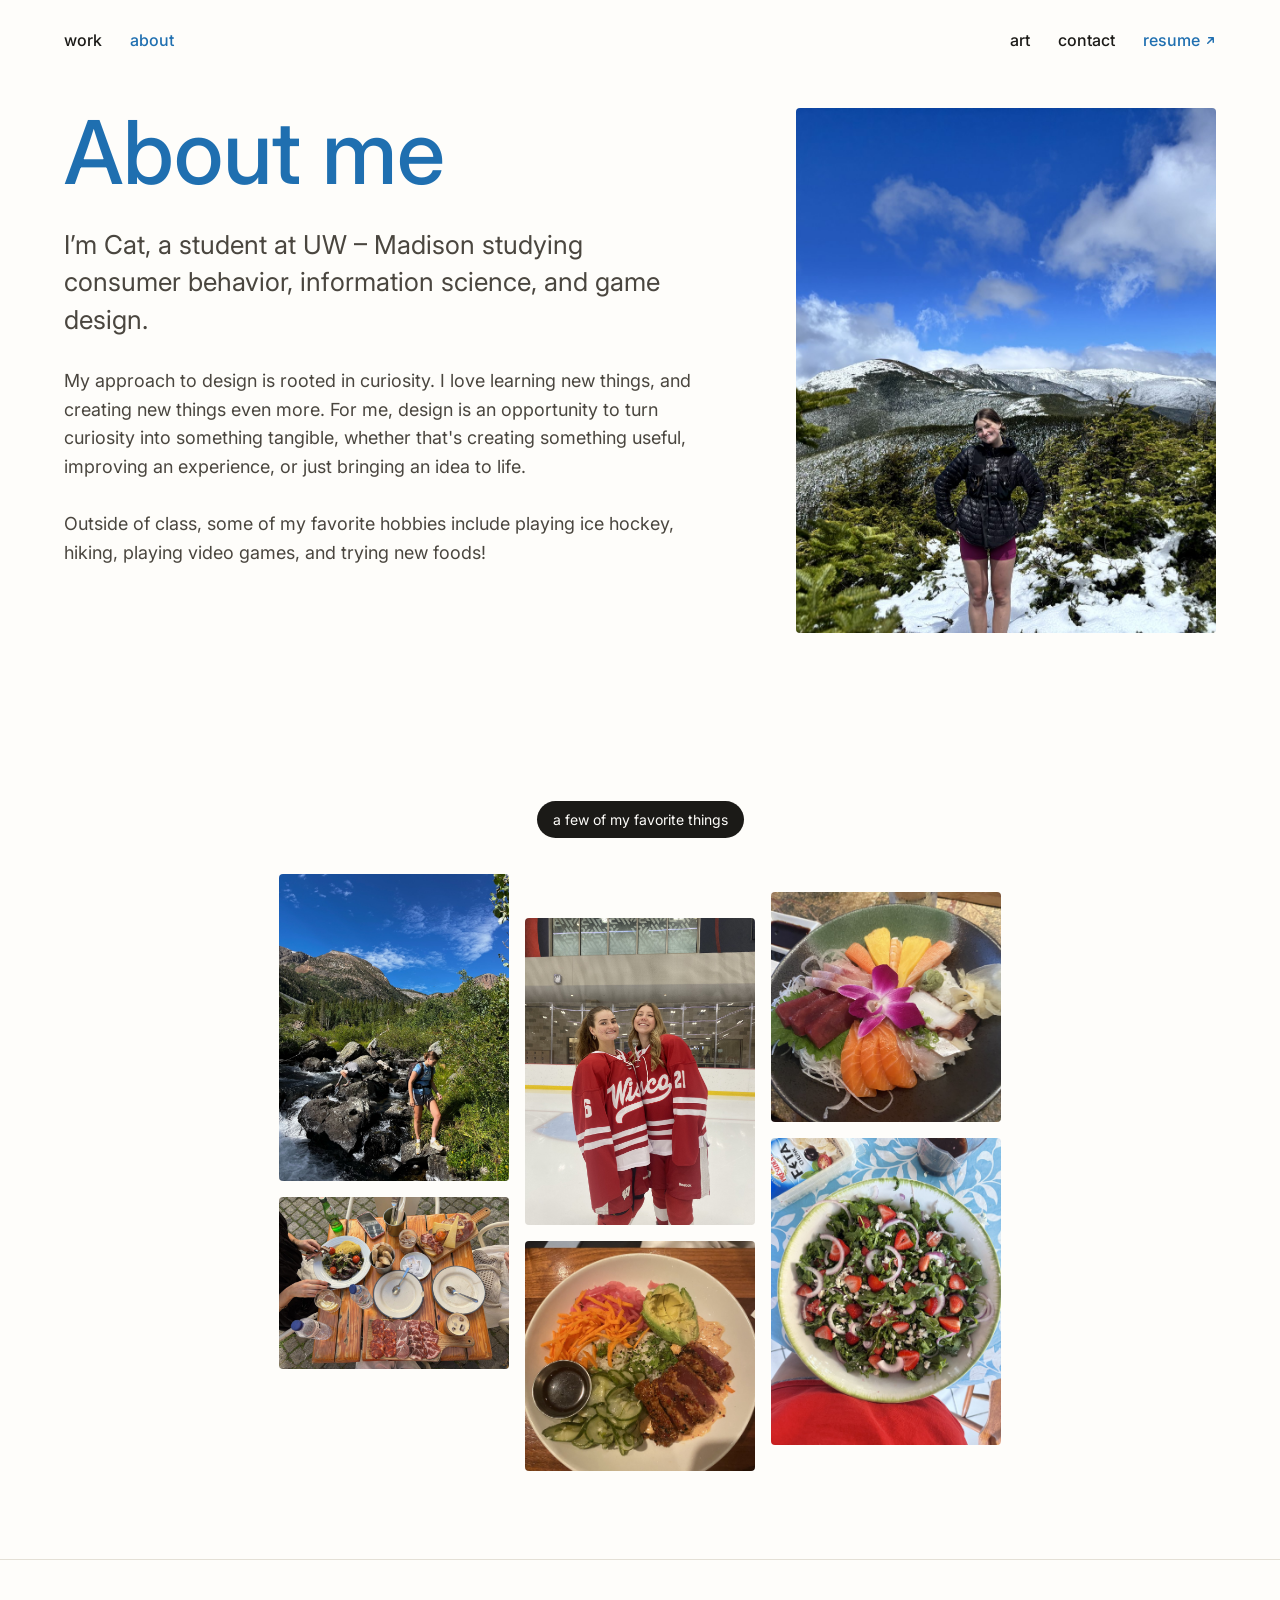
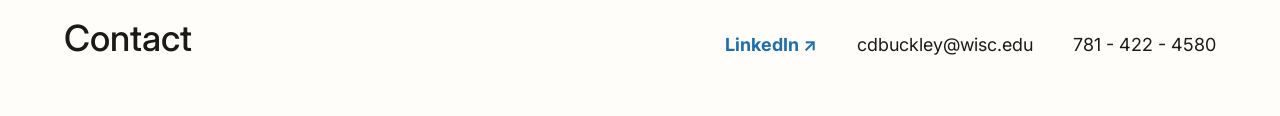
<file: about.html>
<!doctype html>
<html lang="en">
<head>
<meta charset="utf-8">
<title>About – Catherine Buckley</title>
<meta name="viewport" content="width=device-width, initial-scale=1">
<meta name="description" content="Catherine Buckley – UW–Madison student studying consumer behavior, information science and game design. Portfolio, Summer 2026.">
<meta property="og:title" content="Catherine Buckley – Portfolio">
<link rel="icon" href="data:image/svg+xml,%3Csvg xmlns='http://www.w3.org/2000/svg' viewBox='0 0 32 32'%3E%3Ccircle cx='16' cy='16' r='16' fill='%231F6FB0'/%3E%3Ctext x='16' y='22' font-family='Inter,Arial' font-size='18' font-weight='600' text-anchor='middle' fill='%23FEFDFA'%3Ec%3C/text%3E%3C/svg%3E">
<style>x-dc{display:block}</style>
<link rel="stylesheet" href="mobile.css">
</head>
<body>
<x-dc>
<helmet>
<link rel="preconnect" href="https://fonts.googleapis.com">
<link href="https://fonts.googleapis.com/css2?family=Inter:wght@400;500;600;700&amp;family=DM+Mono:wght@400;500&amp;display=swap" rel="stylesheet">
<style>
body{margin:0}
a{color:#1F6FB0}a:hover{color:#144E80}
</style>
</helmet>
<div style="box-sizing: border-box; min-height: 100vh; background: #FEFDFA; color: #1B1A17; font-family: 'Inter', sans-serif; display: flex; flex-direction: column">

<header style="display: flex; flex-wrap: wrap; align-items: center; justify-content: space-between; gap: 16px; padding: 28px 64px; max-width: 1440px; width: 100%; box-sizing: border-box; margin: 0 auto">
<nav style="display: flex; flex-wrap: wrap; align-items: center; gap: 28px; font-size: 16px; line-height: 1.5; font-weight: 500">
<a href="index.html#work" style="color: #1B1A17; text-decoration: none">work</a>
<a href="about.html" style="color: #1F6FB0; text-decoration: none">about</a>
</nav>
<nav style="display: flex; flex-wrap: wrap; align-items: center; gap: 28px; font-size: 16px; line-height: 1.5; font-weight: 500">
<a href="art.html" style="color: #1B1A17; text-decoration: none">art</a>
<a href="#contact" style="color: #1B1A17; text-decoration: none">contact</a>
<a href="https://drive.google.com/file/d/1m3MMdRg5T_IN1tyMy_2hE7D9yJF2hosC/view?usp=sharing" style="color: #1F6FB0; text-decoration: none; display: inline-flex; align-items: center; gap: 5px">resume<svg width="11" height="11" viewBox="0 0 12 12" fill="none" stroke="currentColor" stroke-width="1.6" stroke-linecap="round" stroke-linejoin="round" aria-hidden="true"><path d="M3 9L9 3M4 3h5v5"></path></svg></a>
</nav>
</header>

<section style="max-width: 1440px; width: 100%; box-sizing: border-box; margin: 0 auto; padding: 28px 64px 168px; display: flex; flex-wrap: wrap; gap: 48px 72px; align-items: flex-start">
<div style="flex: 1 1 480px; display: flex; flex-direction: column; gap: 28px">
<h1 style="margin: 0; font-family: 'Inter', sans-serif; font-weight: 500; font-size: 88px; line-height: 1.02; color: #1F6FB0">About me</h1>
<p style="margin: 0; font-size: 26px; line-height: 1.45; color: #4A463F; max-width: 640px">I’m Cat, a student at UW – Madison studying consumer behavior, information science, and game design.</p>
<p style="margin: 0; font-size: 18px; line-height: 1.6; color: #4A463F; max-width: 640px">My approach to design is rooted in curiosity. I love learning new things, and creating new things even more. For me, design is an opportunity to turn curiosity into something tangible, whether that's creating something useful, improving an experience, or just bringing an idea to life.</p>
<p style="margin: 0; font-size: 18px; line-height: 1.6; color: #4A463F; max-width: 640px">Outside of class, some of my favorite hobbies include playing ice hockey, hiking, playing video games, and trying new foods!</p>
</div>
<div style="flex: 0 1 420px; width: 100%; max-width: 420px; display: flex; flex-direction: column; gap: 40px">
<div id="meBox" style="position: relative; width: 100%; aspect-ratio: 4 / 5; background: #F0EDE4; border-radius: 4px; overflow: hidden"><img id="meImg" src="images/dea7ddc5c7108a4082fece099622910b.jpg" alt="Catherine hiking on a snowy mountain ridge" style="width: 100%; height: 100%; object-fit: cover; object-position: 47% 50%; display: block"><canvas id="meAscii" aria-hidden="true" style="position: absolute; left: 0; top: 0; width: 100%; height: 100%; pointer-events: none"></canvas></div>
</div>
</section>

<section style="max-width: 1440px; width: 100%; box-sizing: border-box; margin: 0 auto; padding: 0 64px 88px; display: flex; flex-wrap: wrap; justify-content: center; align-items: flex-start; gap: 16px">
<div style="flex: 0 0 100%; display: flex; justify-content: center; margin-bottom: 20px"><div style="padding: 8px 16px; border-radius: 999px; background: #1B1A17; color: #FEFDFA; font-size: 14px; line-height: 1.5">a few of my favorite things</div></div>
<div style="flex: 1 1 160px; max-width: 230px; display: flex; flex-direction: column; gap: 16px; margin-top: 0px">
<img src="images/e3579959b59b421da77505a7efe2f10c.jpg" alt="Catherine hiking beside a mountain stream" style="display: block; width: 100%; aspect-ratio: 3 / 4; object-fit: cover; border-radius: 4px">
<img src="images/18e44ec435bc404ce253d520d3a629e9.jpg" alt="Shared meal of cured meats, cheese and octopus at an outdoor table" style="display: block; width: 100%; aspect-ratio: 4 / 3; object-fit: cover; border-radius: 4px">
</div>
<div style="flex: 1 1 160px; max-width: 230px; display: flex; flex-direction: column; gap: 16px; margin-top: 44px">
<img src="images/6120c7beb8bf402ae691324a106027c6.jpg" alt="Catherine and a teammate in Wisconsin hockey jerseys" style="display: block; width: 100%; aspect-ratio: 3 / 4; object-fit: cover; border-radius: 4px">
<img src="images/2943895dfbe82c3ee8c7c16b6d230df1.jpg" alt="Seared tuna poke bowl" style="display: block; width: 100%; aspect-ratio: 1 / 1; object-fit: cover; border-radius: 4px">
</div>
<div style="flex: 1 1 160px; max-width: 230px; display: flex; flex-direction: column; gap: 16px; margin-top: 18px">
<img src="images/95b6f0c0bef53aaba7e1725b9faee467.jpg" alt="Sashimi bowl with an orchid garnish" style="display: block; width: 100%; aspect-ratio: 1 / 1; object-fit: cover; border-radius: 4px">
<img src="images/63a413977da903879a6fc05d85f5ecef.jpg" alt="Strawberry arugula salad with feta" style="display: block; width: 100%; aspect-ratio: 3 / 4; object-fit: cover; border-radius: 4px">
</div>
</section>


<footer id="contact" style="margin-top: auto; border-top: 1px solid #E4E0D6">
<div style="max-width: 1440px; width: 100%; box-sizing: border-box; margin: 0 auto; padding: 56px 64px; display: flex; flex-wrap: wrap; align-items: baseline; justify-content: space-between; gap: 24px">
<h2 style="margin: 0; font-family: 'Inter', sans-serif; font-weight: 500; font-size: 36px">Contact</h2>
<div style="display: flex; flex-wrap: wrap; gap: 12px 40px; font-size: 18px"><a href="https://www.linkedin.com/in/catherine-buckley-50882a2b1/" style="font-weight: 700; text-decoration: none">LinkedIn ↗</a>
<span>cdbuckley@wisc.edu</span>
<span>781 - 422 - 4580</span></div>
</div>
</footer>

</div>
</x-dc>
<script type="text/x-dc" data-dc-script data-props='{"$preview":{"width":1280,"height":1720}}'>
class Component extends DCLogic {
  _h(x, y) { const v = Math.sin(x * 12.9898 + y * 78.233) * 43758.5453; return v - Math.floor(v); }
  _s(x, y) {
    const xi = Math.floor(x), yi = Math.floor(y), xf = x - xi, yf = y - yi;
    const u = xf * xf * (3 - 2 * xf), v = yf * yf * (3 - 2 * yf);
    const a = this._h(xi, yi), b = this._h(xi + 1, yi), c = this._h(xi, yi + 1), d = this._h(xi + 1, yi + 1);
    return a + (b - a) * u + (c - a) * v + (a - b - c + d) * u * v;
  }
  componentDidMount() {
    const box = document.getElementById('meBox'), cv = document.getElementById('meAscii');
    if (!box || !cv) return;
    const CW = 6, CH = 9, SKY = 0.5;
    const G1 = [["\\         /", " \\__   __/ ", "    \\_/    "], ["   _   _   ", "__/ \\_/ \\__", "           "]];
    const G2 = [["\\  .  /", " \\_v_/ "], [" _   _ ", "/ \\_/ \\"]];
    const ctx = cv.getContext('2d');
    let W = 0, H = 0, cols = 0, rows = 0, dpr = 1, on = 0, inside = false, raf = 0, t0 = 0;
    const setup = () => {
      const r = box.getBoundingClientRect();
      W = Math.round(r.width); H = Math.round(r.height);
      if (!W || !H) return;
      dpr = Math.min(2, window.devicePixelRatio || 1);
      cv.width = W * dpr; cv.height = H * dpr;
      cols = Math.ceil(W / CW); rows = Math.ceil(H * SKY / CH);
    };
    const glyph = (S, gx, gy, bold) => {
      for (let r = 0; r < S.length; r++) for (let c = 0; c < S[r].length; c++) {
        const ch = S[r][c]; if (ch === ' ') continue;
        const x = gx + c, y = gy + r;
        if (x < 0 || x >= cols) continue;
        ctx.fillText(ch, x * CW, y * CH);
        if (bold) ctx.strokeText(ch, x * CW, y * CH);
      }
    };
    const draw = (now) => {
      raf = 0;
      if (!W) setup();
      const target = inside ? 1 : 0;
      on += (target - on) * 0.12;
      if (Math.abs(target - on) < 0.01) on = target;
      const t = (now - t0) / 1000;
      ctx.setTransform(dpr, 0, 0, dpr, 0, 0);
      ctx.clearRect(0, 0, W, H);
      if (on > 0) {
        ctx.textBaseline = 'top';
        ctx.font = '500 ' + (CH - 1) + 'px "DM Mono", ui-monospace, Menlo, monospace';
        ctx.fillStyle = '#FFFFFF';
        for (let y = 0; y < rows; y++) for (let x = 0; x < cols; x++) {
          const edge = y > rows - 4 ? (rows - y) / 4 : 1;
          const cl = (this._s(x * 0.06 - t * 0.9, y * 0.2 + 3) * 0.65 + this._s(x * 0.12 - t * 1.4, y * 0.45) * 0.35) * edge;
          let c = ' ';
          if (cl > 0.72) c = '='; else if (cl > 0.64) c = '~'; else if (cl > 0.57) c = '-'; else if (cl > 0.52) c = '.';
          if (c === ' ') continue;
          ctx.globalAlpha = on * 0.9;
          ctx.fillText(c, x * CW, y * CH);
        }
        const up = (Math.floor(t * 2.5) % 2) === 0, span = cols + 30;
        const g1 = Math.floor((t * 9) % span) - 14, g2 = Math.floor((t * 6 + 40) % span) - 14;
        ctx.globalAlpha = on;
        ctx.fillStyle = '#1B1A17';
        ctx.font = '700 ' + (CH - 1) + 'px "DM Mono", ui-monospace, Menlo, monospace';
        ctx.strokeStyle = '#1B1A17'; ctx.lineWidth = 1.1; ctx.lineJoin = 'round';
        glyph(G1[up ? 0 : 1], g1, 5, true);
        glyph(G2[up ? 0 : 1], g2, 13, true);
        ctx.globalAlpha = 1;
      }
      if (inside || on > 0) raf = requestAnimationFrame(draw);
    };
    box.addEventListener('mouseenter', () => { inside = true; if (on === 0) t0 = performance.now(); if (!raf) raf = requestAnimationFrame(draw); });
    box.addEventListener('mouseleave', () => { inside = false; if (!raf) raf = requestAnimationFrame(draw); });
    window.addEventListener('resize', setup);
    setup();
  }
  renderVals() { return {}; }
}
</script>
<script src="./dc-lite.js"></script>
</body>
</html>
</file>
<file: mobile.css>
/* Phone-only overrides. Nothing here applies above 700px wide, so the desktop layout is untouched. */
@media (max-width: 700px) {
  html, body { overflow-x: hidden; }
  x-dc > div { overflow-x: clip; }

  /* tighter side padding */
  x-dc > div > header,
  x-dc > div > section,
  x-dc > div > main,
  x-dc > div > footer > div { padding-left: 20px !important; padding-right: 20px !important; }
  x-dc > div > header { padding-top: 20px !important; padding-bottom: 8px !important; gap: 4px 16px !important; }
  x-dc > div > header nav { gap: 8px 22px !important; }
  x-dc > div > footer > div { padding-top: 40px !important; padding-bottom: 40px !important; }

  /* type scale */
  x-dc h1 { font-size: 44px !important; line-height: 1.05 !important; width: auto !important; max-width: 100% !important; margin-left: 0 !important; }
  x-dc [style*="font-size: 88px"] { font-size: 52px !important; }
  x-dc [style*="font-size: 48px"] { font-size: 34px !important; }
  x-dc [style*="font-size: 36px"] { font-size: 26px !important; }
  x-dc [style*="font-size: 30px"] { font-size: 24px !important; }
  x-dc [style*="font-size: 26px"] { font-size: 20px !important; line-height: 1.45 !important; }
  x-dc [style*="font-size: 20px"] { font-size: 18px !important; }

  /* home */
  #about > div:first-child { padding-left: 20px !important; padding-right: 20px !important; padding-top: 12px !important; gap: 16px !important; }
  #about h1 { font-size: 44px !important; }
  #about > div:nth-child(2) { margin-top: -215px !important; }
  #currently { height: auto !important; padding-bottom: 40px !important; gap: 20px !important; }
  #work { padding-bottom: 48px !important; gap: 48px !important; }
  #work > h2 { margin-bottom: -24px !important; }
  .hero { height: 230px !important; }
  .hero:not(.hero2) > div { display: none !important; }
  .hero:not(.hero2) > img { width: 90% !important; top: 18px !important; }
  #work article { gap: 16px !important; padding-top: 24px !important; }

  /* about page */
  x-dc > div > section[style*="168px"] { padding-bottom: 56px !important; padding-top: 12px !important; gap: 32px !important; }
  x-dc > div > section[style*="justify-content: center"] { padding-bottom: 48px !important; }

  /* case studies */
  x-dc > div > main { padding-top: 24px !important; padding-bottom: 56px !important; }
  x-dc main section { gap: 12px 24px !important; padding-top: 28px !important; padding-bottom: 28px !important; }

  /* wide diagram: keep it readable and let it scroll sideways */
  .dia-scroll { overflow-x: auto !important; -webkit-overflow-scrolling: touch; }
  .dia-scroll > div { width: 640px !important; max-width: none !important; }
}

/* keep the top nav above the hero scene so its links stay tappable */
x-dc > div > header { position: relative; z-index: 5; }

@media (max-width: 700px) {
  /* the home hero is a full-bleed scene: no side padding on it */
  #about { padding-left: 0 !important; padding-right: 0 !important; }
}

/* iPhones can auto-enlarge small text. The beach scene is several stacked layers that must share
   identical text metrics, so switch that off (otherwise the fish/plane layers drift out of line). */
html, body, x-dc, pre { -webkit-text-size-adjust: 100%; text-size-adjust: 100%; }
</file>
